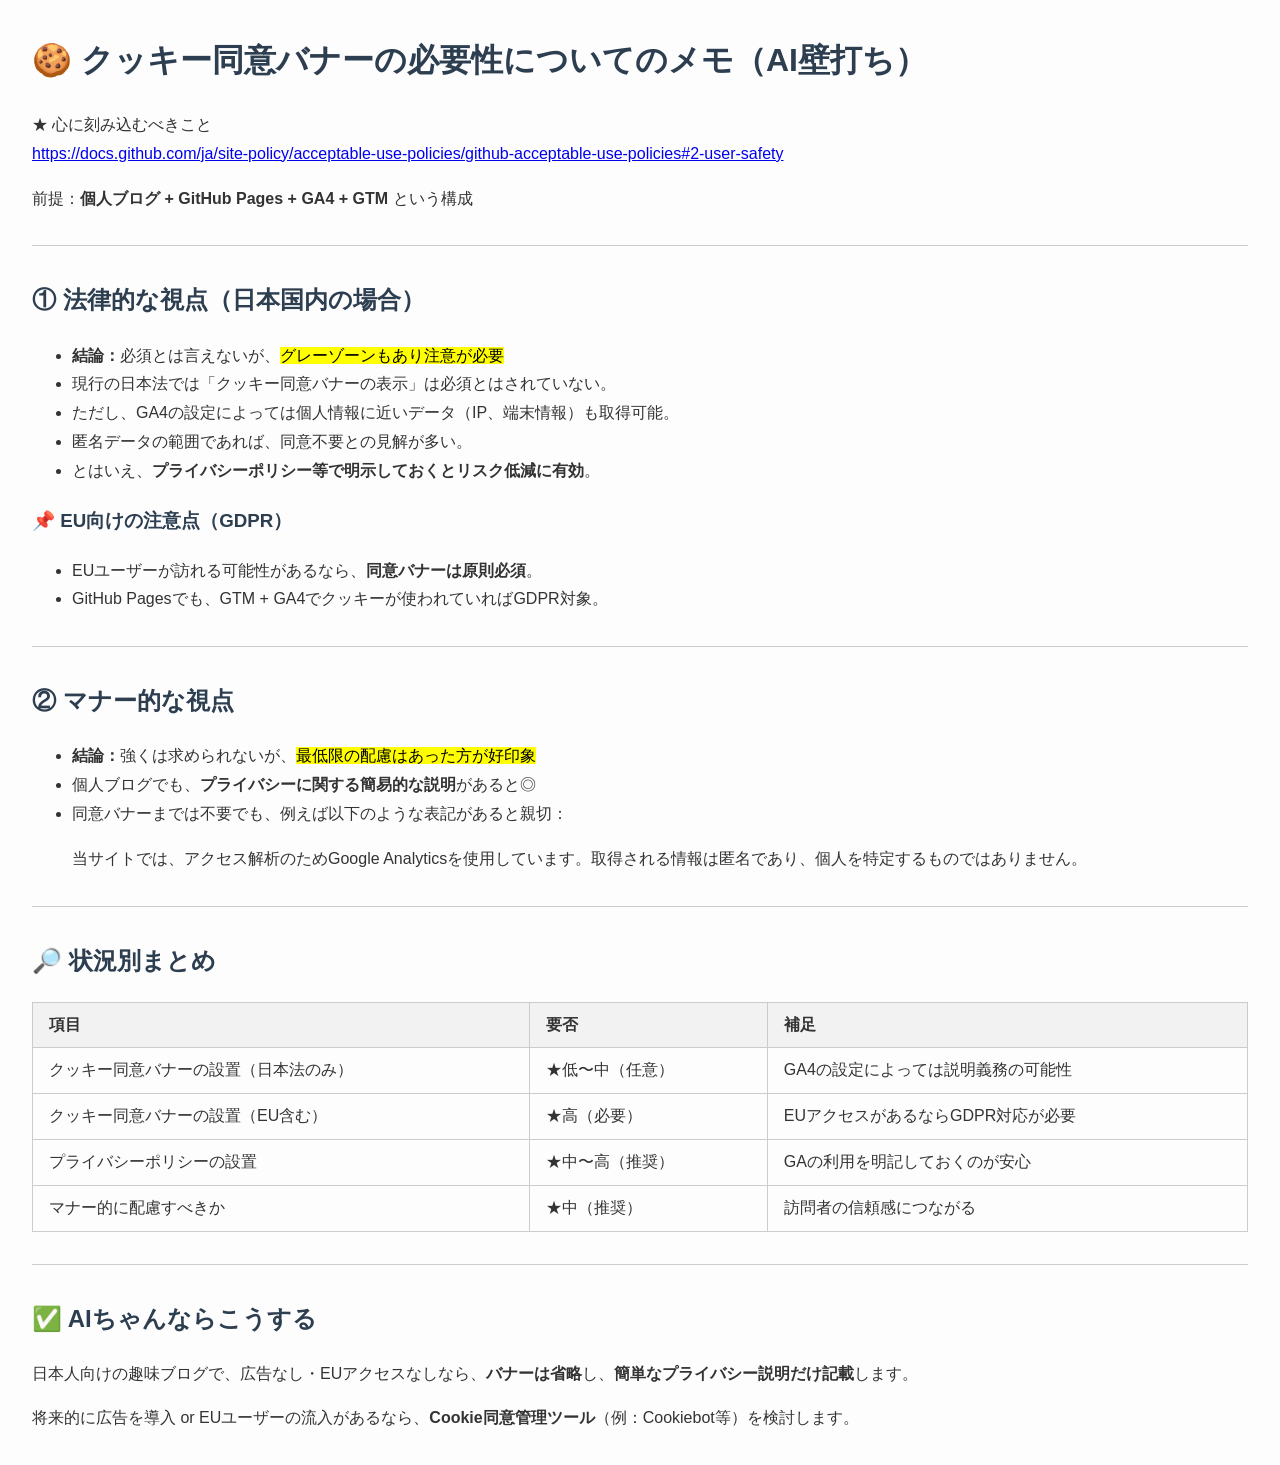
<file: note.html>
<!DOCTYPE html>
<html lang="ja">
<head>
	<!-- Google Tag Manager -->
	<script>(function(w,d,s,l,i){w[l]=w[l]||[];w[l].push({'gtm.start':
	new Date().getTime(),event:'gtm.js'});var f=d.getElementsByTagName(s)[0],
	j=d.createElement(s),dl=l!='dataLayer'?'&l='+l:'';j.async=true;j.src=
	'https://www.googletagmanager.com/gtm.js?id='+i+dl;f.parentNode.insertBefore(j,f);
	})(window,document,'script','dataLayer','GTM-TPKXSNK3');</script>
	<!-- End Google Tag Manager -->
	
  <meta charset="UTF-8">
  <title>クッキー同意バナーの必要性メモ（AI壁打ち）</title>
  <style>
    body {
      font-family: "Helvetica Neue", sans-serif;
      line-height: 1.8;
      margin: 2em;
      background: #fdfdfd;
      color: #333;
    }
    h1, h2, h3 {
      color: #2c3e50;
    }
    hr {
      border: none;
      border-top: 1px solid #ccc;
      margin: 2em 0;
    }
    table {
      border-collapse: collapse;
      margin: 1em 0;
      width: 100%;
    }
    table th, table td {
      border: 1px solid #ccc;
      padding: 0.5em 1em;
      text-align: left;
    }
    table th {
      background: #f2f2f2;
    }
    .emoji {
      font-style: normal;
    }
    code {
      background: #eee;
      padding: 2px 4px;
      border-radius: 4px;
    }
  </style>
</head>
<body>
	<!-- Google Tag Manager (noscript) -->
  <noscript><iframe src="https://www.googletagmanager.com/ns.html?id=GTM-TPKXSNK3"
  height="0" width="0" style="display:none;visibility:hidden"></iframe></noscript>
  <!-- End Google Tag Manager (noscript) -->

  <h1>🍪 クッキー同意バナーの必要性についてのメモ（AI壁打ち）</h1>

	
<p>★ 心に刻み込むべきこと<br>
<a target="_blank" href="https://docs.github.com/ja/site-policy/acceptable-use-policies/github-acceptable-use-policies#2-user-safety">https://docs.github.com/ja/site-policy/acceptable-use-policies/github-acceptable-use-policies#2-user-safety</a>
</p>

  <p>前提：<strong>個人ブログ + GitHub Pages + GA4 + GTM</strong> という構成</p>

  <hr>

  <h2>① 法律的な視点（日本国内の場合）</h2>

  <ul>
    <li><strong>結論：</strong>必須とは言えないが、<mark>グレーゾーンもあり注意が必要</mark></li>
    <li>現行の日本法では「クッキー同意バナーの表示」は必須とはされていない。</li>
    <li>ただし、GA4の設定によっては個人情報に近いデータ（IP、端末情報）も取得可能。</li>
    <li>匿名データの範囲であれば、同意不要との見解が多い。</li>
    <li>とはいえ、<strong>プライバシーポリシー等で明示しておくとリスク低減に有効</strong>。</li>
  </ul>

  <h3>📌 EU向けの注意点（GDPR）</h3>
  <ul>
    <li>EUユーザーが訪れる可能性があるなら、<strong>同意バナーは原則必須</strong>。</li>
    <li>GitHub Pagesでも、GTM + GA4でクッキーが使われていればGDPR対象。</li>
  </ul>

  <hr>

  <h2>② マナー的な視点</h2>

  <ul>
    <li><strong>結論：</strong>強くは求められないが、<mark>最低限の配慮はあった方が好印象</mark></li>
    <li>個人ブログでも、<strong>プライバシーに関する簡易的な説明</strong>があると◎</li>
    <li>同意バナーまでは不要でも、例えば以下のような表記があると親切：</li>
  </ul>

  <blockquote>
    当サイトでは、アクセス解析のためGoogle Analyticsを使用しています。取得される情報は匿名であり、個人を特定するものではありません。
  </blockquote>

  <hr>

  <h2>🔎 状況別まとめ</h2>

  <table>
    <thead>
      <tr>
        <th>項目</th>
        <th>要否</th>
        <th>補足</th>
      </tr>
    </thead>
    <tbody>
      <tr>
        <td>クッキー同意バナーの設置（日本法のみ）</td>
        <td>★低〜中（任意）</td>
        <td>GA4の設定によっては説明義務の可能性</td>
      </tr>
      <tr>
        <td>クッキー同意バナーの設置（EU含む）</td>
        <td>★高（必要）</td>
        <td>EUアクセスがあるならGDPR対応が必要</td>
      </tr>
      <tr>
        <td>プライバシーポリシーの設置</td>
        <td>★中〜高（推奨）</td>
        <td>GAの利用を明記しておくのが安心</td>
      </tr>
      <tr>
        <td>マナー的に配慮すべきか</td>
        <td>★中（推奨）</td>
        <td>訪問者の信頼感につながる</td>
      </tr>
    </tbody>
  </table>

  <hr>

  <h2>✅ AIちゃんならこうする</h2>
  <p>
    日本人向けの趣味ブログで、広告なし・EUアクセスなしなら、<strong>バナーは省略</strong>し、<strong>簡単なプライバシー説明だけ記載</strong>します。
  </p>
  <p>
    将来的に広告を導入 or EUユーザーの流入があるなら、<strong>Cookie同意管理ツール</strong>（例：Cookiebot等）を検討します。
  </p>

</body>
</html>
</file>
